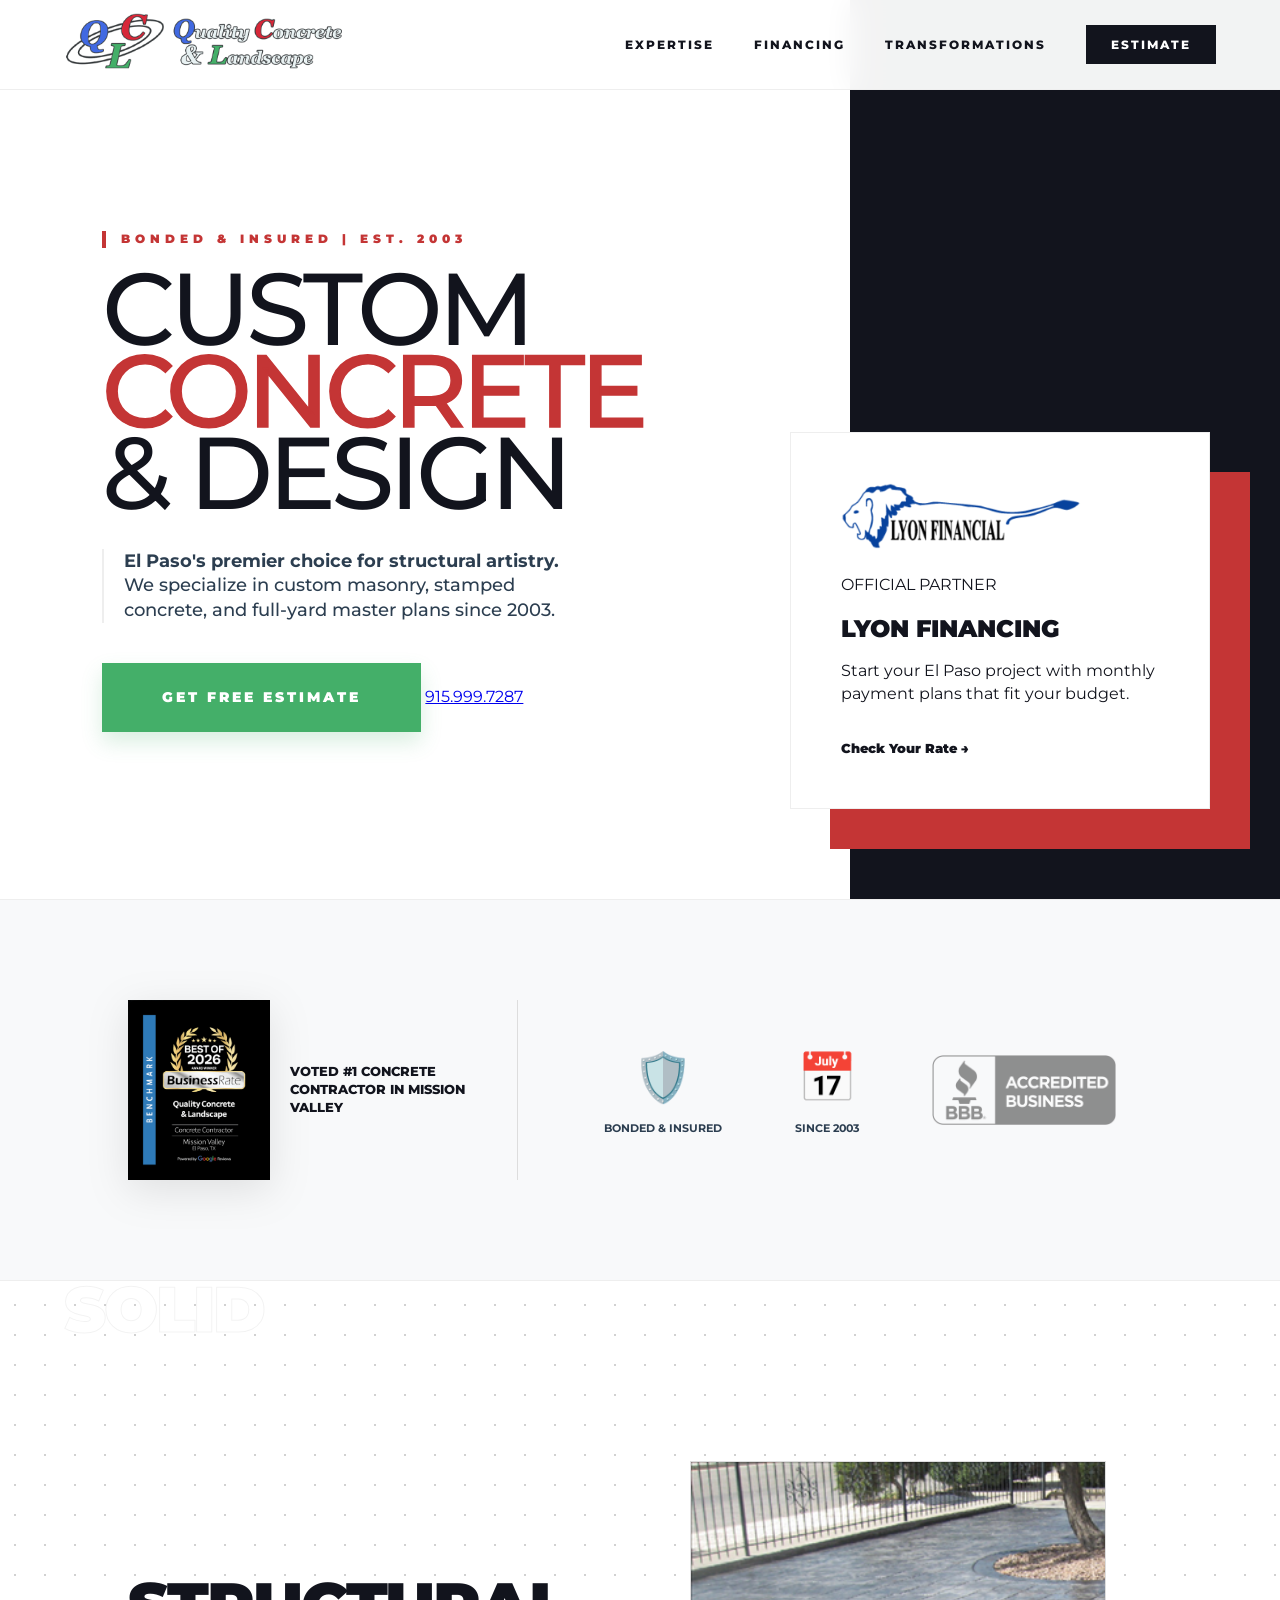
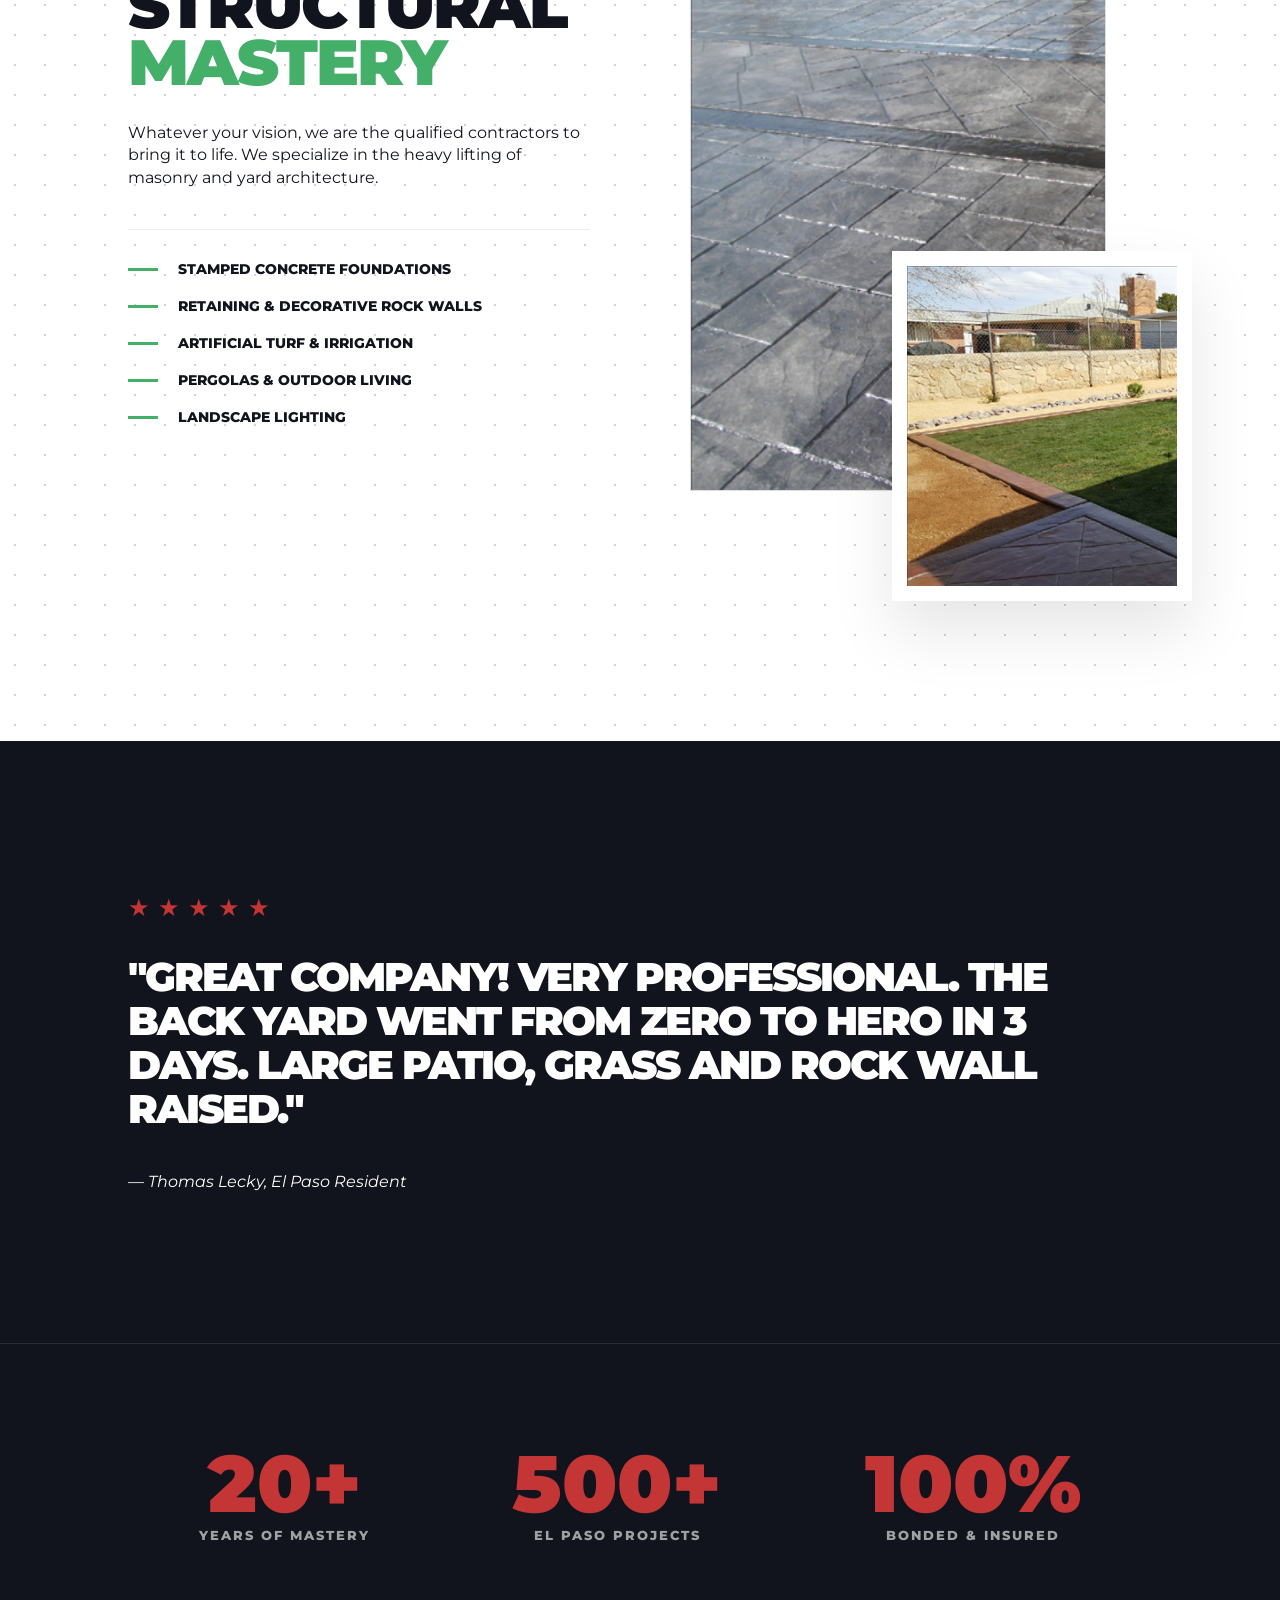
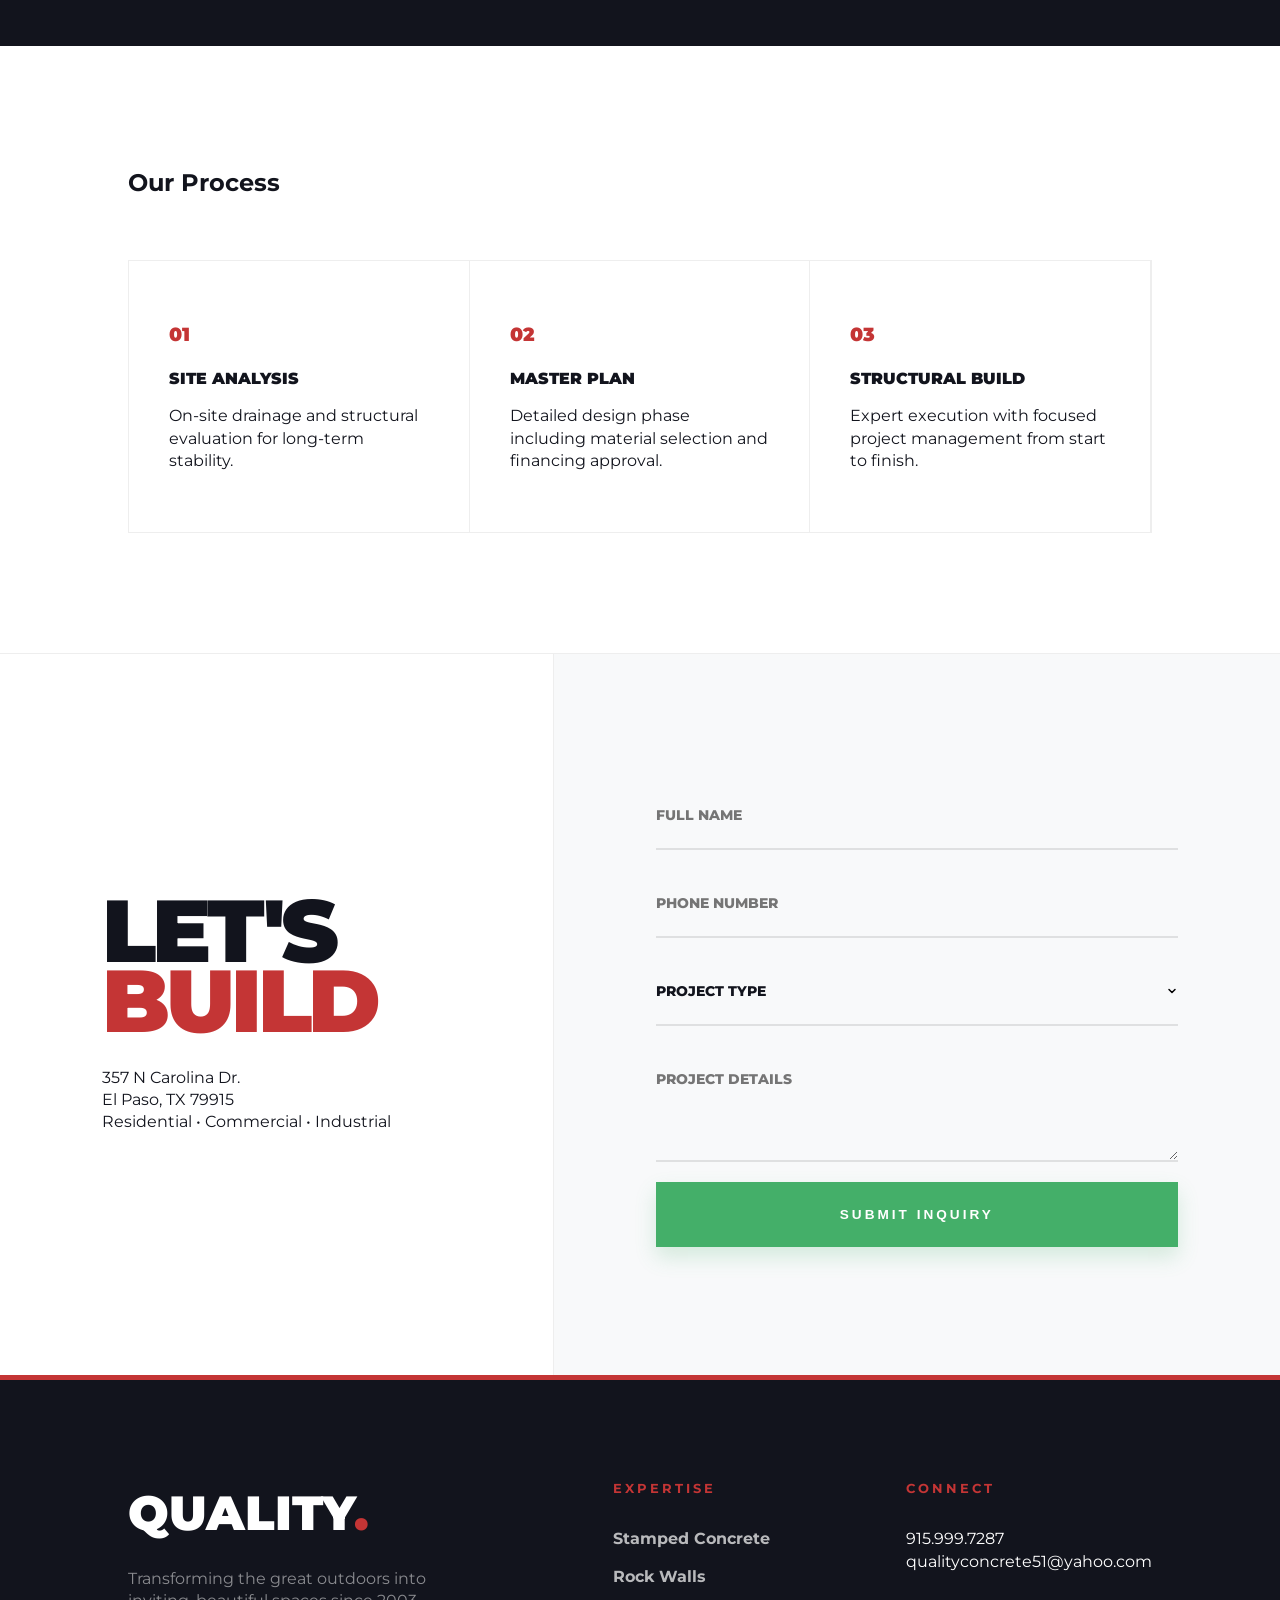
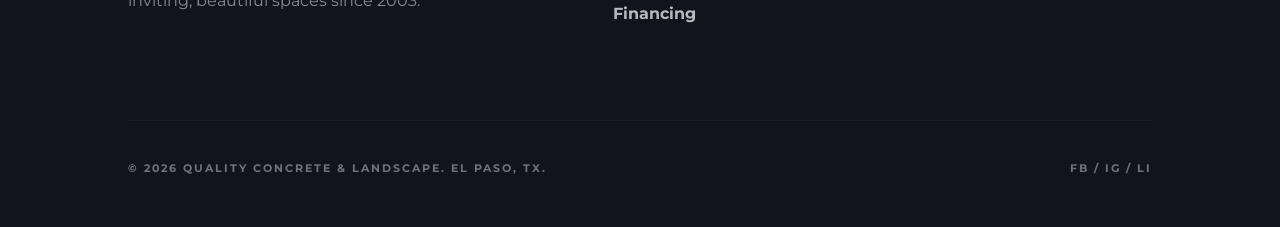
<file: index.html>
<!DOCTYPE html>
<html lang="en">

<head>
    <meta charset="UTF-8">
    <meta name="viewport" content="width=device-width, initial-scale=1.0">
    <title>Quality Concrete & Landscape | El Paso's Mastery Builders</title>
    <link rel="stylesheet" href="style.css">
    <link href="https://fonts.googleapis.com/css2?family=Montserrat:wght@400;700;900&display=swap" rel="stylesheet">
</head>

<body>

    <header class="main-header">
        <div class="nav-container">
            <a href="#" class="logo-wrap">
                <img src="images/Logo.png" alt="Logo" class="logo-img">
            </a>
            <nav>
                <input type="checkbox" id="menu-toggle" class="nav-checkbox">
                <label for="menu-toggle" class="hamburger"><span></span></label>
                <ul class="nav-menu">
                    <li><a href="#services">Expertise</a></li>
                    <li><a href="#finance">Financing</a></li>
                    <li><a href="#results">Transformations</a></li>
                    <li><a href="#contact" class="nav-cta">Estimate</a></li>
                </ul>
            </nav>
        </div>
    </header>

    <section class="split-hero">
        <div class="hero-left">
            <div class="floating-badge">BONDED & INSURED | EST. 2003</div>
            <h1 class="giant-text">
                Custom<br>
                <span>Concrete</span><br>
                & Design
            </h1>
            <p><strong>El Paso's premier choice for structural artistry.</strong> We specialize in custom masonry,
                stamped concrete, and full-yard master plans since 2003.</p>
            <div class="hero-actions">
                <a href="#contact" class="btn-main">Get Free Estimate</a>
                <a href="tel:9159997287" class="btn-sub">915.999.7287</a>
            </div>
        </div>
        <div class="hero-right">
            <div class="image-overlay-card">
                <img src="images/lyon-financial-logo.png" alt="Lyon Financial Logo" class="lyon-logo">
                <span class="card-tag">OFFICIAL PARTNER</span>
                <h3>Lyon Financing</h3>
                <p>Start your El Paso project with monthly payment plans that fit your budget.</p>
                <a href="#" class="inline-link">Check Your Rate →</a>
            </div>
        </div>
    </section>

    <section class="authority-stack">
        <div class="authority-grid">
            <div class="award-card">
                <img src="images/best-of-2026.png" alt="Award" class="award-img">
                <p>Voted #1 Concrete Contractor in Mission Valley</p>
            </div>
            <div class="trust-icons">
                <div class="icon-pill">
                    <span class="icon">🛡️</span>
                    <p>Bonded & Insured</p>
                </div>
                <div class="icon-pill">
                    <span class="icon">📅</span>
                    <p>Since 2003</p>
                </div>
                <img src="images/bbb-accredited.png" alt="BBB" class="bbb-logo">
            </div>
        </div>
    </section>

    <section id="services" class="overlap-grid">
        <div class="content-block">
            <h2 class="outline-text">Solid</h2>
            <h2>Structural <span>Mastery</span></h2>
            <p>Whatever your vision, we are the qualified contractors to bring it to life. We specialize in the heavy
                lifting of masonry and yard architecture.</p>
            <ul class="service-check-list">
                <li>Stamped Concrete Foundations</li>
                <li>Retaining & Decorative Rock Walls</li>
                <li>Artificial Turf & Irrigation</li>
                <li>Pergolas & Outdoor Living</li>
                <li>Landscape Lighting</li>
            </ul>
        </div>
        <div class="image-block">
            <div class="main-img reveal-effect" style="background-image: url('images/stamped_concrete.png');"></div>
            <div class="accent-img reveal-effect" style="background-image: url('images/grass.png');"></div>
        </div>
    </section>

    <section class="editorial-review">
        <div class="review-content">
            <div class="star-rating">★★★★★</div>
            <blockquote>"Great Company! Very Professional. The back yard went from Zero to Hero in 3 Days. Large Patio,
                Grass and rock wall raised."</blockquote>
            <cite>— Thomas Lecky, El Paso Resident</cite>
        </div>
    </section>

    <section class="impact-counters">
        <div class="counter-item">
            <span class="count">20+</span>
            <span class="label">Years of Mastery</span>
        </div>
        <div class="counter-item">
            <span class="count">500+</span>
            <span class="label">El Paso Projects</span>
        </div>
        <div class="counter-item">
            <span class="count">100%</span>
            <span class="label">Bonded & Insured</span>
        </div>
    </section>

    <section class="roadmap-section">
        <div class="section-header center">
            <h2 class="outline-text">Path</h2>
            <h2>Our <span>Process</span></h2>
        </div>
        <div class="roadmap-grid">
            <div class="road-item">
                <span class="step">01</span>
                <h4>Site Analysis</h4>
                <p>On-site drainage and structural evaluation for long-term stability.</p>
            </div>
            <div class="road-item">
                <span class="step">02</span>
                <h4>Master Plan</h4>
                <p>Detailed design phase including material selection and financing approval.</p>
            </div>
            <div class="road-item">
                <span class="step">03</span>
                <h4>Structural Build</h4>
                <p>Expert execution with focused project management from start to finish.</p>
            </div>
        </div>
    </section>

    <section id="contact" class="side-contact">
        <div class="contact-left">
            <h2>Let's <span>Build</span></h2>
            <p>357 N Carolina Dr.<br>El Paso, TX 79915</p>
            <p>Residential • Commercial • Industrial</p>
        </div>
        <div class="contact-right">
            <form class="editorial-form">
                <input type="text" placeholder="FULL NAME" required>
                <input type="text" placeholder="PHONE NUMBER" required>
                <select required>
                    <option value="" disabled selected>PROJECT TYPE</option>
                    <option value="concrete">Stamped Concrete</option>
                    <option value="walls">Retaining Walls</option>
                    <option value="full">Full Yard Transformation</option>
                </select>
                <textarea placeholder="PROJECT DETAILS" rows="4"></textarea>
                <button type="submit" class="btn-main">Submit Inquiry</button>
            </form>
        </div>
    </section>

    <footer class="modern-footer">
        <div class="footer-top">
            <div class="footer-brand">
                <h2>Quality<span>.</span></h2>
                <p>Transforming the great outdoors into inviting, beautiful spaces since 2003.</p>
            </div>
            <div class="footer-links">
                <h4>Expertise</h4>
                <ul>
                    <li><a href="#services">Stamped Concrete</a></li>
                    <li><a href="#services">Rock Walls</a></li>
                    <li><a href="#finance">Financing</a></li>
                </ul>
            </div>
            <div class="footer-contact">
                <h4>Connect</h4>
                <p>915.999.7287</p>
                <p>qualityconcrete51@yahoo.com</p>
            </div>
        </div>
        <div class="footer-bottom">
            <p>&copy; 2026 Quality Concrete & Landscape. El Paso, TX.</p>
            <div class="footer-socials">
                <span>FB</span> / <span>IG</span> / <span>LI</span>
            </div>
        </div>
    </footer>

</body>

</html>
</file>
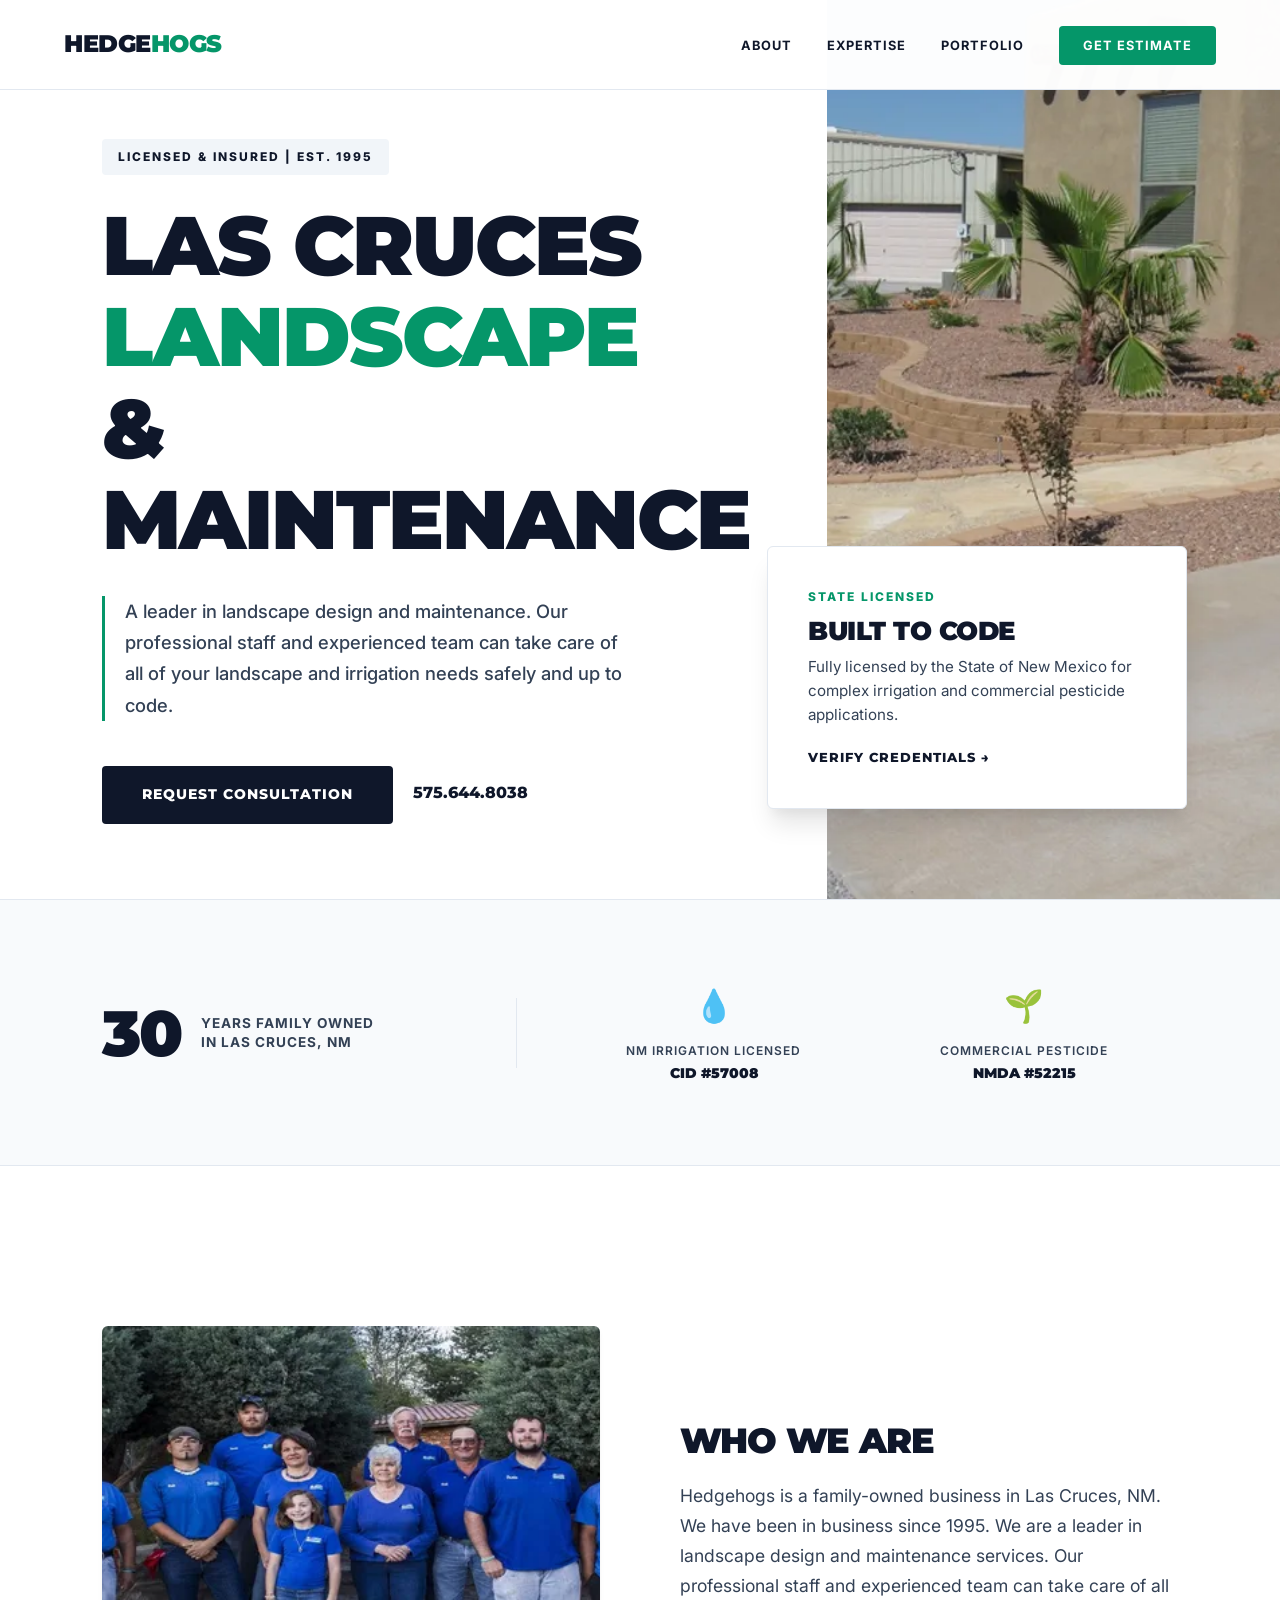
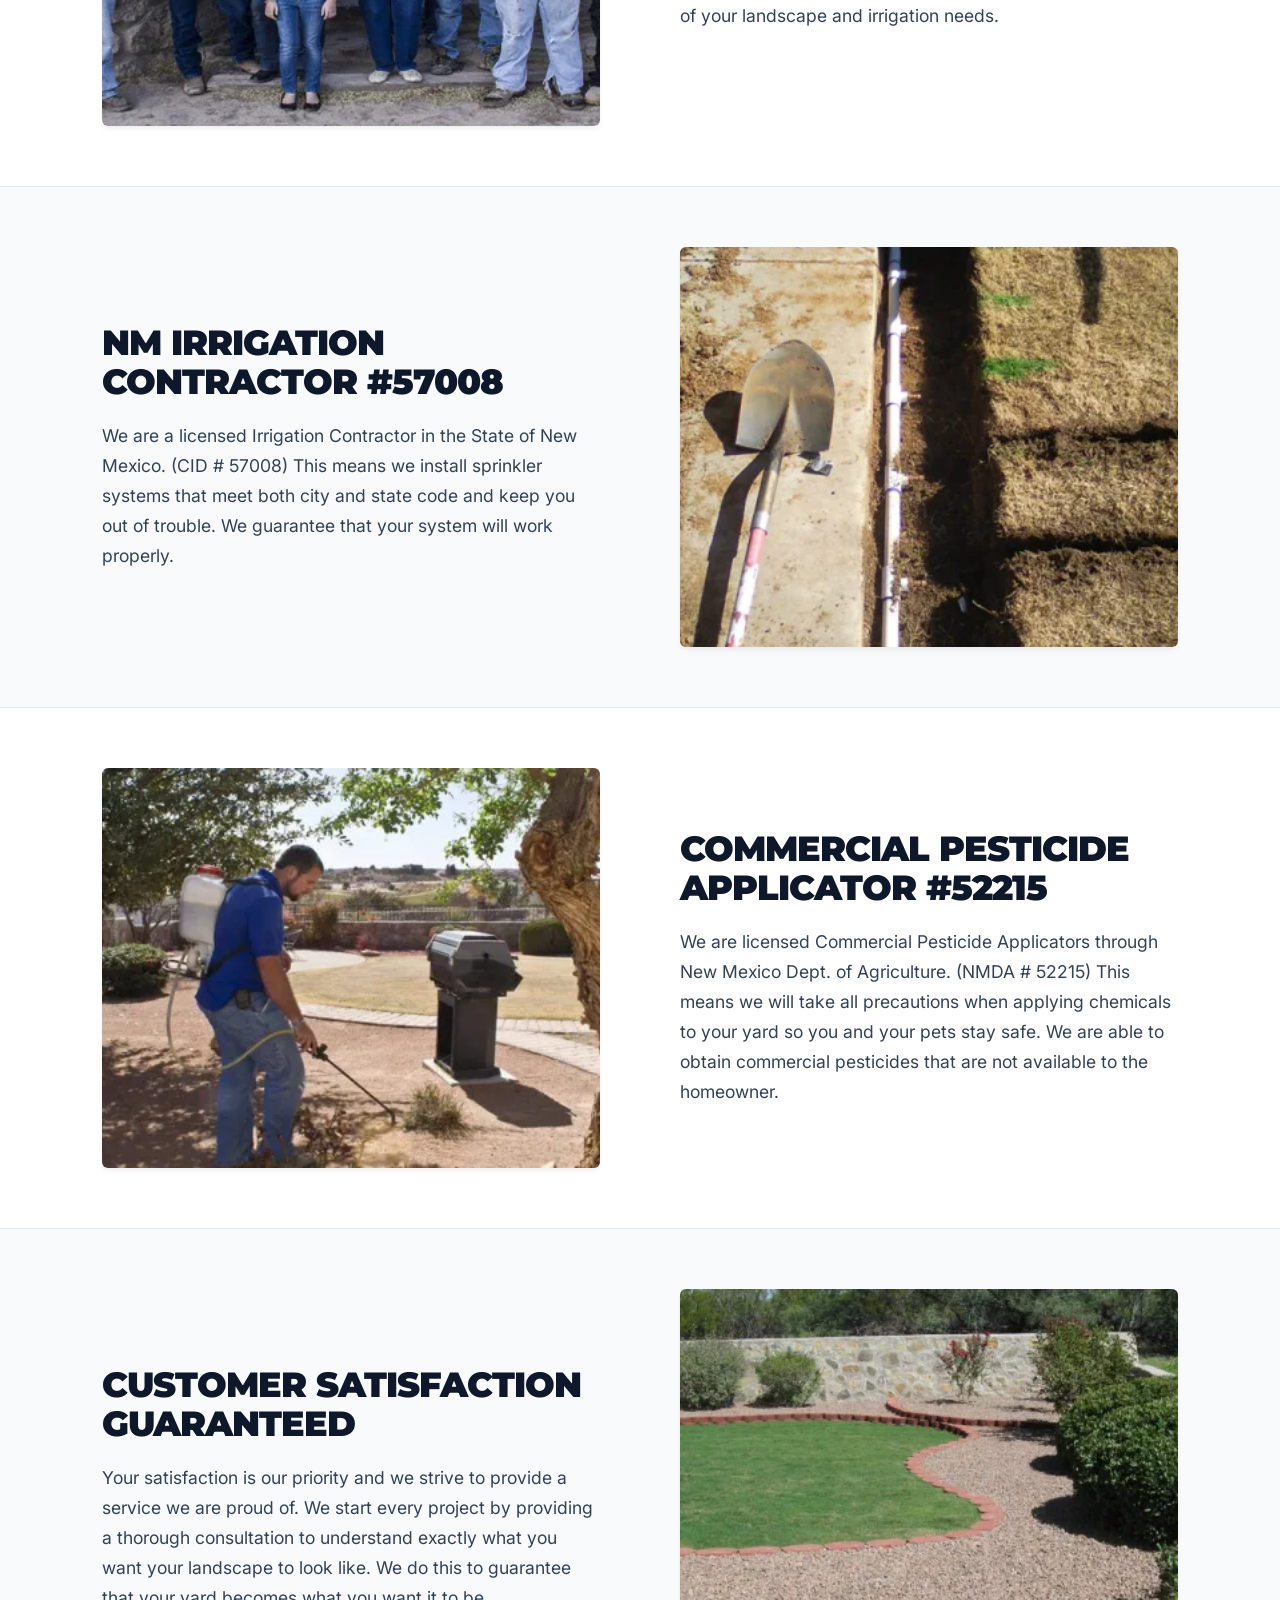
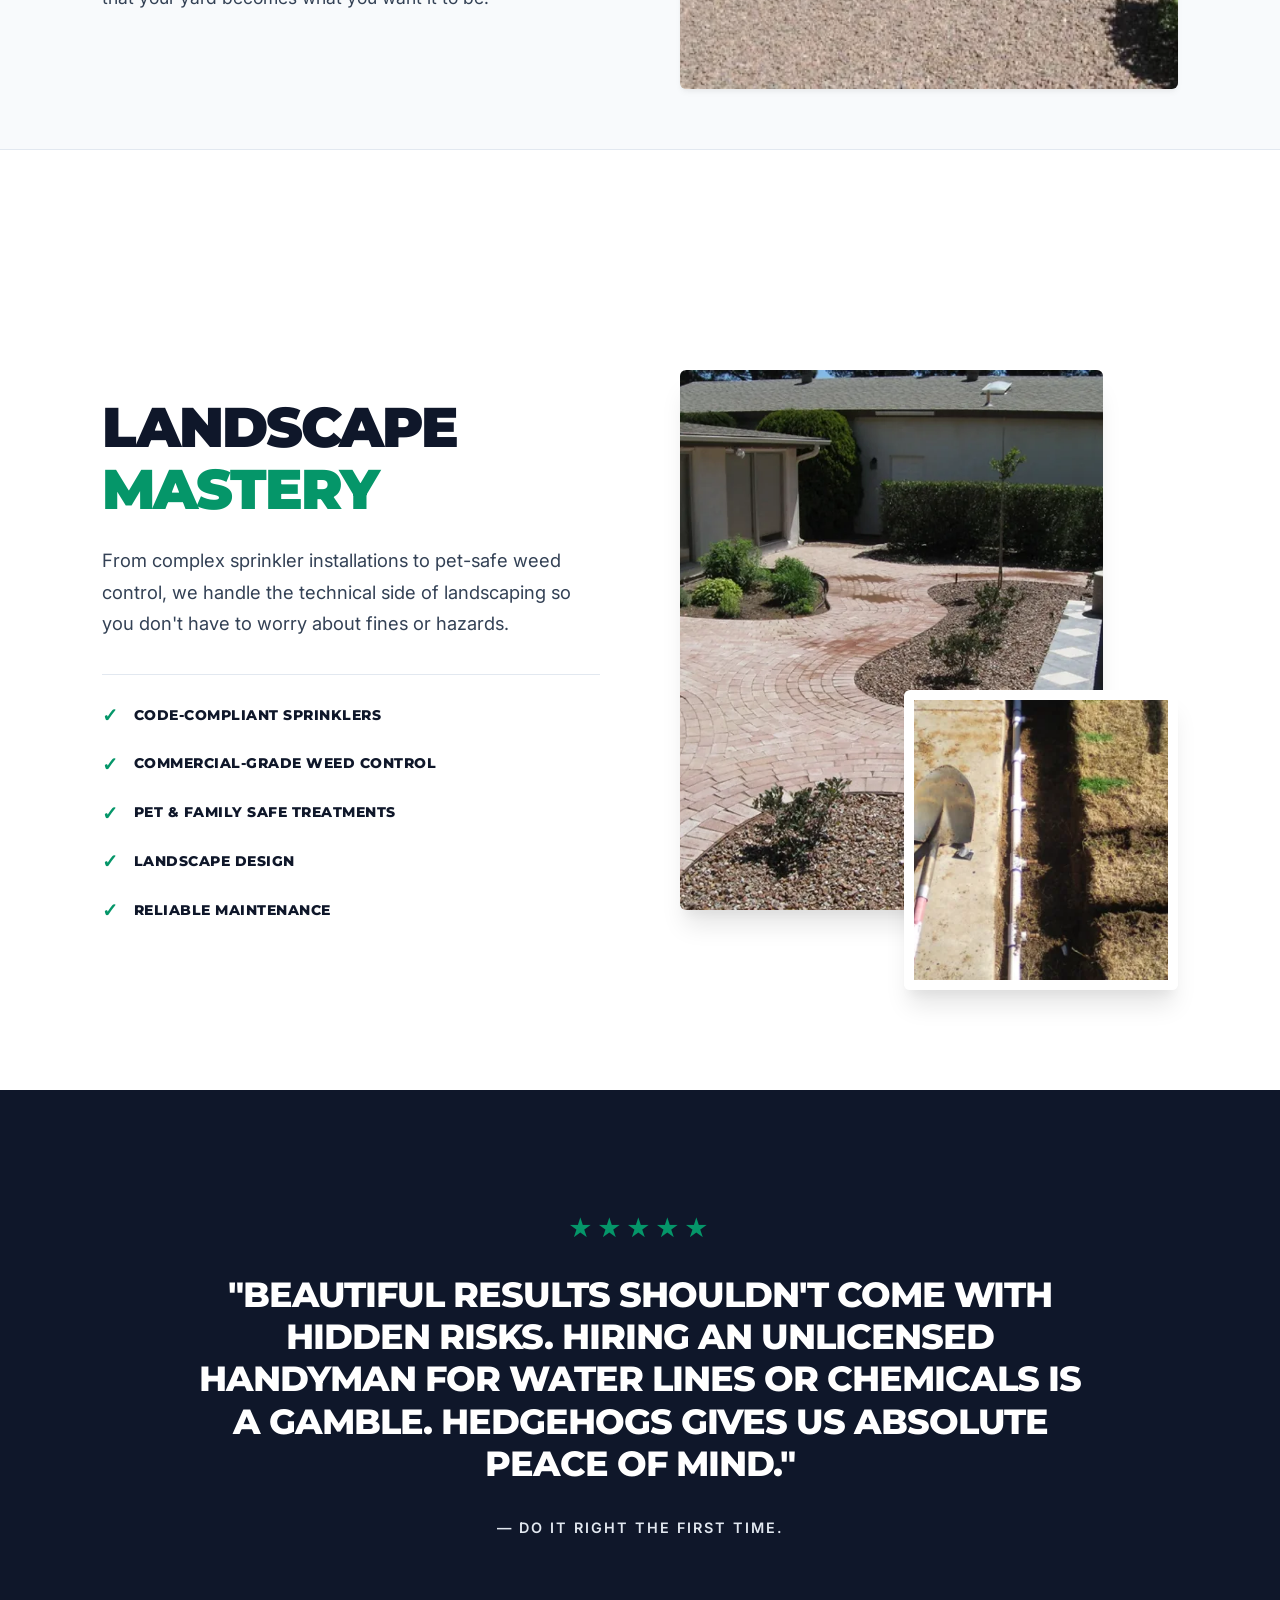
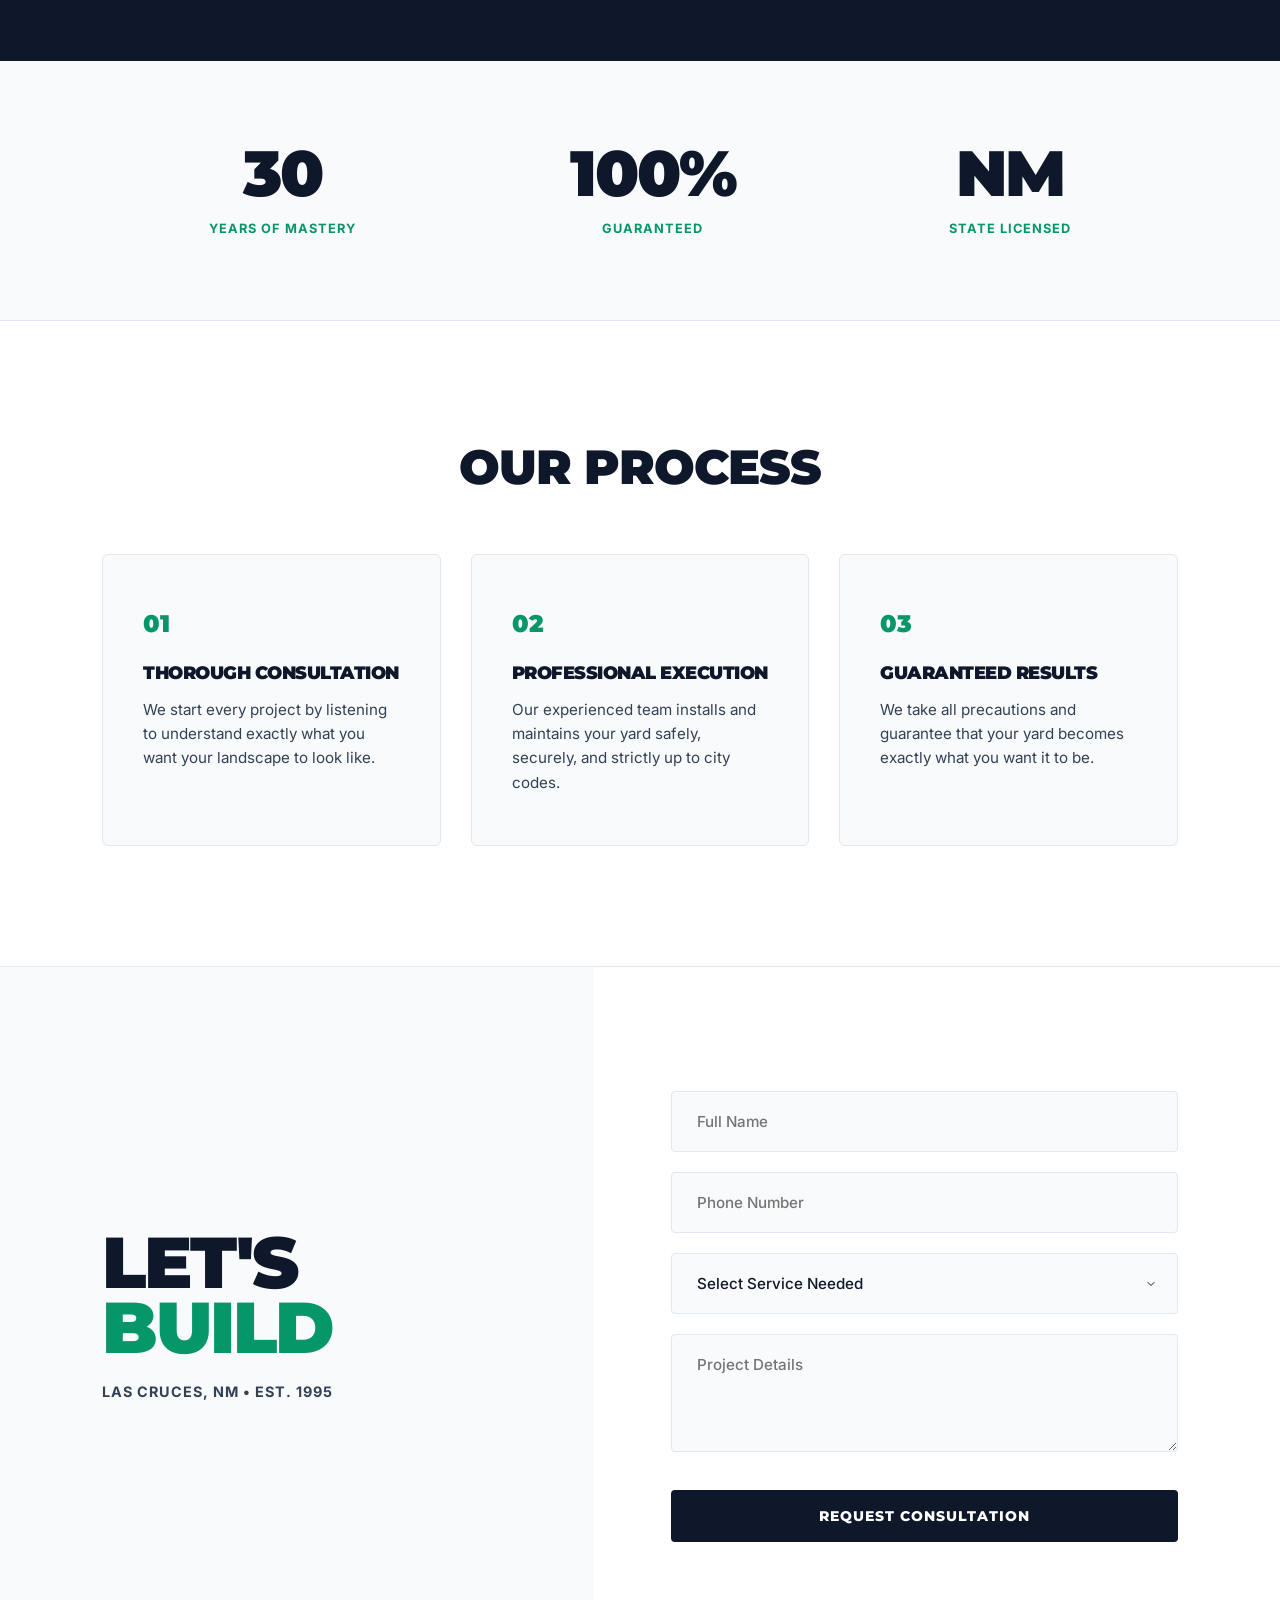
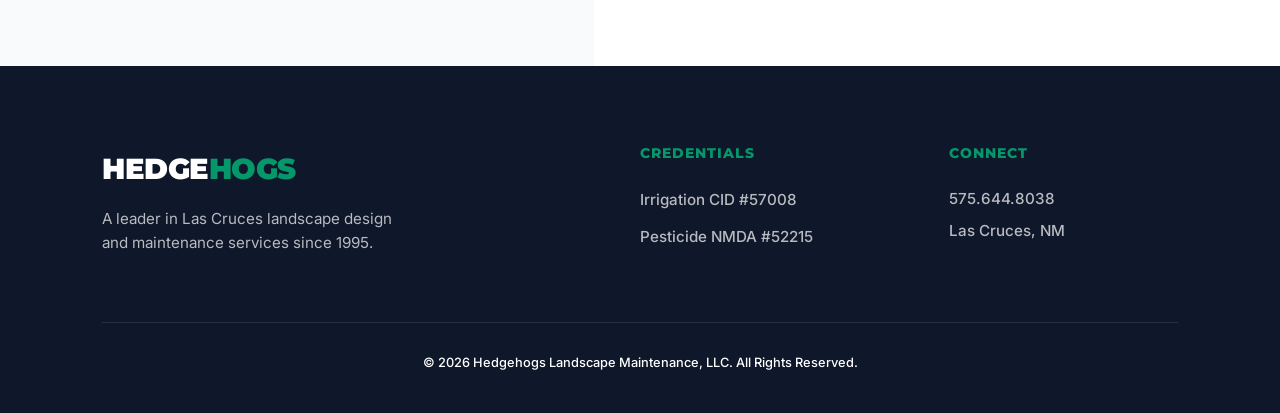
<file: hedgehogs-landscape/index.html>
<!DOCTYPE html>
<html lang="en">

<head>
    <meta charset="UTF-8">
    <meta name="viewport" content="width=device-width, initial-scale=1.0">
    <title>Hedgehogs Landscape Maintenance | Las Cruces, NM</title>
    <link
        href="https://fonts.googleapis.com/css2?family=Inter:wght@400;500;600&family=Montserrat:wght@700;800;900&display=swap"
        rel="stylesheet">
    <style>
        /* =========================================
           0. BRAND VARIABLES (Practical Premium)
           ========================================= */
        :root {
            --brand-dark: #0f172a;
            /* Deep corporate slate */
            --brand-green: #059669;
            /* Trustworthy Emerald */
            --brand-green-hover: #047857;
            --text-main: #334155;
            --surface-light: #f8fafc;
            --surface-gray: #f1f5f9;
            --white: #ffffff;
            --border-color: #e2e8f0;
            --transition-fast: all 0.2s ease-in-out;
            --transition-smooth: all 0.4s cubic-bezier(0.16, 1, 0.3, 1);
            --shadow-corporate: 0 20px 25px -5px rgba(0, 0, 0, 0.1), 0 10px 10px -5px rgba(0, 0, 0, 0.04);
            --shadow-card: 0 4px 6px -1px rgba(0, 0, 0, 0.05), 0 2px 4px -1px rgba(0, 0, 0, 0.03);
        }

        /* =========================================
           1. RESET & BASE
           ========================================= */
        * {
            margin: 0;
            padding: 0;
            box-sizing: border-box;
        }

        html {
            scroll-behavior: smooth;
        }

        body {
            font-family: 'Inter', sans-serif;
            background: var(--white);
            color: var(--text-main);
            line-height: 1.6;
            overflow-x: hidden;
            width: 100%;
        }

        h1,
        h2,
        h3,
        h4,
        h5 {
            font-family: 'Montserrat', sans-serif;
            color: var(--brand-dark);
            line-height: 1.1;
        }

        /* Animation Classes */
        .reveal-up {
            opacity: 0;
            transform: translateY(30px);
            transition: var(--transition-smooth);
        }

        .active-reveal {
            opacity: 1 !important;
            transform: translateY(0) !important;
        }

        /* =========================================
           2. HEADER
           ========================================= */
        .main-header {
            position: fixed;
            top: 0;
            width: 100%;
            z-index: 1000;
            padding: 15px 5%;
            background: rgba(255, 255, 255, 0.98);
            border-bottom: 1px solid var(--border-color);
            height: 90px;
            display: flex;
            align-items: center;
            transition: var(--transition-fast);
        }

        .main-header.scrolled {
            height: 75px;
            box-shadow: var(--shadow-card);
        }

        .nav-container {
            display: flex;
            justify-content: space-between;
            align-items: center;
            max-width: 1400px;
            margin: 0 auto;
            width: 100%;
        }

        .logo-wrap {
            display: flex;
            align-items: center;
            text-decoration: none;
        }

        .logo-text {
            font-family: 'Montserrat', sans-serif;
            font-size: 1.5rem;
            font-weight: 900;
            color: var(--brand-dark);
            letter-spacing: -0.5px;
        }

        .logo-text span {
            color: var(--brand-green);
        }

        #menu-toggle {
            display: none !important;
            visibility: hidden;
            position: absolute;
            left: -9999px;
        }

        .nav-menu {
            display: flex;
            list-style: none;
            gap: 35px;
            align-items: center;
        }

        .nav-menu a {
            text-decoration: none;
            color: var(--brand-dark);
            font-weight: 700;
            font-size: 0.8rem;
            text-transform: uppercase;
            letter-spacing: 1px;
            transition: var(--transition-fast);
        }

        .nav-menu a:hover {
            color: var(--brand-green);
        }

        .nav-cta {
            background: var(--brand-green);
            color: var(--white) !important;
            padding: 12px 24px;
            border-radius: 4px;
        }

        .nav-cta:hover {
            background: var(--brand-green-hover);
        }

        /* =========================================
           3. HERO SECTION (High-Impact)
           ========================================= */
        .split-hero {
            display: flex;
            height: 100vh;
            width: 100%;
            border-bottom: 1px solid var(--border-color);
        }

        .hero-left {
            flex: 1.1;
            padding: 10% 6% 5% 8%;
            display: flex;
            flex-direction: column;
            justify-content: center;
            background: var(--white);
        }

        .hero-right {
            flex: 0.9;
            background: var(--brand-dark) url('images/hero.webp') center/cover;
            position: relative;
        }

        .floating-badge {
            display: inline-block;
            font-weight: 800;
            color: var(--brand-dark);
            letter-spacing: 2px;
            margin-bottom: 25px;
            font-size: 0.75rem;
            background: var(--surface-gray);
            padding: 8px 16px;
            border-radius: 4px;
            text-transform: uppercase;
            width: max-content;
        }

        .giant-text {
            font-size: clamp(3rem, 6.5vw, 6.5rem);
            font-weight: 900;
            margin-bottom: 30px;
            letter-spacing: -2px;
            text-transform: uppercase;
        }

        .giant-text span {
            color: var(--brand-green);
        }

        .hero-left p {
            max-width: 520px;
            font-weight: 500;
            margin-bottom: 45px;
            font-size: 1.15rem;
            border-left: 3px solid var(--brand-green);
            padding-left: 20px;
            line-height: 1.7;
        }

        .hero-actions {
            display: flex;
            gap: 20px;
            align-items: center;
        }

        .btn-main {
            background: var(--brand-dark);
            color: var(--white);
            text-decoration: none;
            padding: 18px 40px;
            font-family: 'Montserrat', sans-serif;
            font-weight: 800;
            text-transform: uppercase;
            letter-spacing: 1px;
            font-size: 0.85rem;
            display: inline-block;
            transition: var(--transition-fast);
            border: none;
            cursor: pointer;
            border-radius: 4px;
        }

        .btn-main:hover {
            background: var(--brand-green);
        }

        .btn-sub {
            color: var(--brand-dark);
            font-family: 'Montserrat', sans-serif;
            font-weight: 800;
            text-decoration: none;
            font-size: 1rem;
            border-bottom: 2px solid transparent;
            padding-bottom: 2px;
            transition: var(--transition-fast);
        }

        .btn-sub:hover {
            border-bottom-color: var(--brand-green);
        }

        /* The Authority Card */
        .image-overlay-card {
            position: absolute;
            bottom: 10%;
            left: -60px;
            background: var(--white);
            padding: 40px;
            width: 420px;
            box-shadow: var(--shadow-corporate);
            border: 1px solid var(--border-color);
            display: flex;
            flex-direction: column;
            gap: 10px;
            border-radius: 6px;
        }

        .card-tag {
            font-size: 0.75rem;
            font-weight: 800;
            color: var(--brand-green);
            letter-spacing: 2px;
            text-transform: uppercase;
        }

        .image-overlay-card h3 {
            font-weight: 900;
            font-size: 1.6rem;
            text-transform: uppercase;
            letter-spacing: -0.5px;
        }

        .image-overlay-card p {
            font-size: 0.95rem;
            margin-bottom: 10px;
        }

        .inline-link {
            color: var(--brand-dark);
            font-family: 'Montserrat', sans-serif;
            text-decoration: none;
            font-weight: 800;
            font-size: 0.8rem;
            display: inline-block;
            text-transform: uppercase;
            letter-spacing: 1px;
            transition: var(--transition-fast);
        }

        .inline-link:hover {
            color: var(--brand-green);
        }

        /* =========================================
           4. AUTHORITY STACK (Data-Driven Trust)
           ========================================= */
        .authority-stack {
            padding: 80px 8%;
            background: var(--surface-light);
            border-bottom: 1px solid var(--border-color);
        }

        .authority-grid {
            display: flex;
            align-items: center;
            justify-content: space-between;
            gap: 40px;
            max-width: 1400px;
            margin: 0 auto;
        }

        .award-card {
            flex: 1;
            display: flex;
            align-items: center;
            gap: 20px;
            border-right: 1px solid var(--border-color);
        }

        .award-card h3 {
            font-size: 4rem;
            color: var(--brand-dark);
            font-weight: 900;
            letter-spacing: -2px;
        }

        .award-card p {
            font-weight: 700;
            text-transform: uppercase;
            font-size: 0.85rem;
            max-width: 180px;
            letter-spacing: 1px;
            line-height: 1.4;
        }

        .trust-icons {
            flex: 1.5;
            display: flex;
            align-items: center;
            justify-content: space-around;
        }

        .icon-pill {
            display: flex;
            flex-direction: column;
            align-items: center;
            text-align: center;
        }

        .icon-pill .icon {
            font-size: 2rem;
            margin-bottom: 10px;
            color: var(--brand-green);
        }

        .icon-pill p {
            font-weight: 600;
            text-transform: uppercase;
            font-size: 0.75rem;
            letter-spacing: 1px;
            margin-bottom: 2px;
        }

        .icon-pill strong {
            font-family: 'Montserrat', sans-serif;
            color: var(--brand-dark);
            font-size: 0.9rem;
            font-weight: 900;
        }

        /* =========================================
           5. CONTENT SECTIONS (Clean Grid)
           ========================================= */
        .features-container {
            padding: 100px 0;
            background: var(--white);
        }

        .feature-row {
            display: flex;
            align-items: center;
            gap: 80px;
            padding: 60px 8%;
            max-width: 1600px;
            margin: 0 auto;
        }

        .feature-row:nth-child(even) {
            flex-direction: row-reverse;
            background-color: var(--surface-light);
            border-top: 1px solid var(--border-color);
            border-bottom: 1px solid var(--border-color);
        }

        .feature-image {
            flex: 1;
            min-height: 400px;
            background-size: cover;
            background-position: center;
            border-radius: 6px;
            box-shadow: var(--shadow-card);
        }

        .feature-content {
            flex: 1;
        }

        .feature-content h2 {
            font-size: 2.2rem;
            font-weight: 900;
            text-transform: uppercase;
            margin-bottom: 20px;
            letter-spacing: -1px;
        }

        .feature-content p {
            font-size: 1.1rem;
            line-height: 1.7;
            max-width: 550px;
            font-weight: 400;
        }

        /* =========================================
           6. SERVICES OVERLAP (Engineered Look)
           ========================================= */
        .overlap-grid {
            padding: 120px 8%;
            display: grid;
            grid-template-columns: 1fr 1fr;
            gap: 80px;
            align-items: center;
            background: var(--white);
            max-width: 1600px;
            margin: 0 auto;
        }

        .content-block h2 {
            font-size: 3.5rem;
            font-weight: 900;
            text-transform: uppercase;
            margin-bottom: 25px;
            letter-spacing: -2px;
        }

        .content-block h2 span {
            color: var(--brand-green);
        }

        .content-block p {
            font-size: 1.15rem;
            line-height: 1.7;
        }

        .service-check-list {
            list-style: none;
            margin-top: 35px;
            border-top: 1px solid var(--border-color);
            padding-top: 25px;
        }

        .service-check-list li {
            font-family: 'Montserrat', sans-serif;
            font-weight: 800;
            text-transform: uppercase;
            font-size: 0.85rem;
            display: flex;
            align-items: center;
            gap: 15px;
            margin-bottom: 18px;
            letter-spacing: 0.5px;
            color: var(--brand-dark);
        }

        .service-check-list li::before {
            content: "✓";
            color: var(--brand-green);
            font-size: 1.2rem;
            font-weight: 900;
        }

        .image-block {
            position: relative;
            height: 600px;
        }

        .main-img {
            width: 85%;
            height: 90%;
            background-size: cover;
            background-position: center;
            position: absolute;
            top: 0;
            left: 0;
            border-radius: 6px;
            box-shadow: var(--shadow-corporate);
        }

        .accent-img {
            width: 55%;
            height: 50%;
            background-size: cover;
            background-position: center;
            position: absolute;
            bottom: -20px;
            right: 0;
            border: 10px solid var(--white);
            border-radius: 6px;
            box-shadow: var(--shadow-corporate);
        }

        /* =========================================
           7. SOCIAL PROOF (Bold & Simple)
           ========================================= */
        .editorial-review {
            padding: 120px 8%;
            background: var(--brand-dark);
            text-align: center;
            color: var(--white);
        }

        .editorial-review blockquote {
            font-family: 'Montserrat', sans-serif;
            font-size: 2.2rem;
            font-weight: 800;
            text-transform: uppercase;
            line-height: 1.2;
            margin-bottom: 30px;
            max-width: 900px;
            margin-inline: auto;
            letter-spacing: -1px;
        }

        .star-rating {
            color: var(--brand-green);
            font-size: 1.5rem;
            margin-bottom: 25px;
            letter-spacing: 4px;
        }

        .editorial-review cite {
            font-size: 0.9rem;
            text-transform: uppercase;
            letter-spacing: 2px;
            font-weight: 600;
            color: var(--border-color);
            font-style: normal;
        }

        /* =========================================
           8. IMPACT COUNTERS
           ========================================= */
        .impact-counters {
            display: flex;
            justify-content: space-around;
            padding: 80px 8%;
            background: var(--surface-light);
            text-align: center;
            border-bottom: 1px solid var(--border-color);
            max-width: 1400px;
            margin: 0 auto;
            width: 100%;
        }

        .counter-item .count {
            font-family: 'Montserrat', sans-serif;
            display: block;
            font-size: 4rem;
            font-weight: 900;
            color: var(--brand-dark);
            line-height: 1;
            margin-bottom: 10px;
            letter-spacing: -2px;
        }

        .counter-item .label {
            font-weight: 700;
            text-transform: uppercase;
            letter-spacing: 1px;
            font-size: 0.8rem;
            color: var(--brand-green);
        }

        /* =========================================
           9. ROADMAP SECTION
           ========================================= */
        .roadmap-section {
            padding: 120px 8%;
            background: var(--white);
            max-width: 1400px;
            margin: 0 auto;
        }

        .section-header h2 {
            font-size: 3rem;
            font-weight: 900;
            text-transform: uppercase;
            text-align: center;
            letter-spacing: -1px;
        }

        .roadmap-grid {
            display: grid;
            grid-template-columns: repeat(3, 1fr);
            gap: 30px;
            margin-top: 60px;
        }

        .road-item {
            padding: 50px 40px;
            background: var(--surface-light);
            border: 1px solid var(--border-color);
            border-radius: 6px;
            transition: var(--transition-fast);
        }

        .road-item:hover {
            border-color: var(--brand-green);
            box-shadow: var(--shadow-card);
            transform: translateY(-5px);
        }

        .road-item .step {
            font-family: 'Montserrat', sans-serif;
            font-weight: 900;
            color: var(--brand-green);
            font-size: 1.5rem;
            display: block;
            margin-bottom: 20px;
        }

        .road-item h4 {
            font-weight: 900;
            text-transform: uppercase;
            margin-bottom: 15px;
            font-size: 1.1rem;
            letter-spacing: -0.5px;
        }

        .road-item p {
            font-size: 0.95rem;
            margin: 0;
        }

        /* =========================================
           10. CONTACT FORM (High Conversion)
           ========================================= */
        .side-contact {
            display: flex;
            min-height: 700px;
            border-top: 1px solid var(--border-color);
        }

        .contact-left {
            flex: 0.9;
            padding: 8% 6% 8% 8%;
            display: flex;
            flex-direction: column;
            justify-content: center;
            background: var(--surface-light);
        }

        .contact-left h2 {
            font-size: 4.5rem;
            font-weight: 900;
            text-transform: uppercase;
            line-height: 0.9;
            margin-bottom: 20px;
            letter-spacing: -2px;
        }

        .contact-left h2 span {
            color: var(--brand-green);
        }

        .contact-left p {
            font-weight: 700;
            text-transform: uppercase;
            letter-spacing: 1px;
            color: var(--text-main);
            font-size: 0.9rem;
        }

        .contact-right {
            flex: 1.1;
            padding: 8% 8% 8% 6%;
            display: flex;
            align-items: center;
            background: var(--white);
        }

        .editorial-form {
            width: 100%;
            max-width: 600px;
        }

        .editorial-form input,
        .editorial-form select,
        .editorial-form textarea {
            width: 100%;
            padding: 20px 25px;
            background: var(--surface-light);
            border: 1px solid var(--border-color);
            margin-bottom: 20px;
            font-family: 'Inter', sans-serif;
            font-weight: 500;
            font-size: 0.95rem;
            color: var(--brand-dark);
            border-radius: 4px;
            transition: var(--transition-fast);
        }

        .editorial-form input:focus,
        .editorial-form select:focus,
        .editorial-form textarea:focus {
            outline: none;
            border-color: var(--brand-green);
            box-shadow: 0 0 0 3px rgba(5, 150, 105, 0.1);
        }

        .editorial-form select {
            appearance: none;
            background-image: url("data:image/svg+xml;charset=UTF-8,%3Csvg xmlns='http://www.w3.org/2000/svg' width='12' height='12' viewBox='0 0 24 24' fill='none' stroke='%230f172a' stroke-width='2' stroke-linecap='round' stroke-linejoin='round'%3E%3Cpolyline points='6 9 12 15 18 9'%3E%3C/polyline%3E%3C/svg%3E");
            background-repeat: no-repeat;
            background-position: calc(100% - 20px) center;
        }

        .editorial-form .btn-main {
            width: 100%;
            margin-top: 10px;
        }

        /* =========================================
           11. FOOTER
           ========================================= */
        .modern-footer {
            padding: 80px 8% 40px;
            background: var(--brand-dark);
            color: #fff;
        }

        .footer-top {
            display: grid;
            grid-template-columns: 2fr 1fr 1fr;
            gap: 80px;
            margin-bottom: 60px;
            max-width: 1400px;
            margin-inline: auto;
        }

        .footer-logo-text {
            font-family: 'Montserrat', sans-serif;
            font-size: 1.8rem;
            font-weight: 900;
            color: var(--white);
            letter-spacing: -0.5px;
            margin-bottom: 15px;
            display: block;
        }

        .footer-logo-text span {
            color: var(--brand-green);
        }

        .footer-brand p {
            opacity: 0.7;
            max-width: 300px;
            font-size: 0.95rem;
        }

        .footer-links h4,
        .footer-contact h4 {
            font-family: 'Montserrat', sans-serif;
            text-transform: uppercase;
            letter-spacing: 1px;
            font-size: 0.9rem;
            margin-bottom: 25px;
            color: var(--brand-green);
            font-weight: 800;
        }

        .footer-links ul {
            list-style: none;
        }

        .footer-links li {
            margin-bottom: 12px;
        }

        .footer-links a {
            color: #fff;
            text-decoration: none;
            font-weight: 500;
            opacity: 0.7;
            transition: var(--transition-fast);
            font-size: 0.95rem;
        }

        .footer-links a:hover {
            opacity: 1;
            color: var(--white);
        }

        .footer-contact p {
            opacity: 0.7;
            font-size: 0.95rem;
            font-weight: 500;
            margin-bottom: 8px;
        }

        .footer-bottom {
            padding-top: 30px;
            border-top: 1px solid rgba(255, 255, 255, 0.1);
            text-align: center;
            font-size: 0.8rem;
            font-weight: 500;
            opacity: 0.5;
            max-width: 1400px;
            margin: 0 auto;
        }

        .mobile-sticky-cta {
            display: none;
        }

        /* =========================================
           12. RESPONSIVE
           ========================================= */
        @media (max-width: 1024px) {
            .split-hero {
                flex-direction: column;
                height: auto;
                margin-top: 90px;
            }

            .hero-right {
                height: 450px;
                order: -1;
            }

            .hero-left {
                padding: 60px 5% 80px;
                text-align: center;
                align-items: center;
            }

            .hero-left p {
                border-left: none;
                padding-left: 0;
            }

            .image-overlay-card {
                width: 90%;
                left: 5%;
                bottom: -40px;
                padding: 30px;
            }

            .giant-text {
                font-size: 4rem;
            }

            .authority-grid {
                flex-direction: column;
                text-align: center;
                gap: 40px;
            }

            .award-card {
                border-right: none;
                border-bottom: 1px solid var(--border-color);
                padding-bottom: 30px;
                flex-direction: column;
                gap: 10px;
            }

            .trust-icons {
                width: 100%;
                gap: 20px;
            }

            .feature-row,
            .feature-row:nth-child(even) {
                flex-direction: column;
                padding: 60px 5%;
                text-align: center;
                gap: 40px;
            }

            .feature-image {
                width: 100%;
                height: 350px;
                min-height: auto;
            }

            .feature-content p {
                margin: 0 auto;
            }

            .overlap-grid {
                grid-template-columns: 1fr;
                padding: 80px 5%;
                gap: 60px;
                text-align: center;
            }

            .service-check-list {
                display: inline-block;
                text-align: left;
            }

            .image-block {
                height: 400px;
            }

            .main-img {
                width: 100%;
                height: 100%;
                position: relative;
            }

            .accent-img {
                display: none;
            }

            .roadmap-grid {
                grid-template-columns: 1fr;
                gap: 20px;
            }

            .side-contact {
                flex-direction: column;
            }

            .contact-left {
                padding: 60px 5%;
                text-align: center;
            }

            .contact-left h2 {
                font-size: 3.5rem;
            }

            .contact-right {
                padding: 60px 5%;
                justify-content: center;
            }

            .footer-top {
                grid-template-columns: 1fr;
                gap: 40px;
                text-align: center;
            }

            .footer-brand p {
                margin: 0 auto;
            }

            .mobile-sticky-cta {
                display: block;
                position: fixed;
                bottom: 0;
                left: 0;
                width: 100%;
                background-color: var(--brand-dark);
                color: var(--white);
                text-align: center;
                padding: 18px;
                font-size: 0.9rem;
                font-weight: 800;
                text-transform: uppercase;
                letter-spacing: 1px;
                text-decoration: none;
                z-index: 2000;
            }

            body {
                padding-bottom: 60px;
            }

            .hamburger {
                display: block;
                width: 30px;
                height: 20px;
                position: relative;
                cursor: pointer;
                z-index: 1100;
            }

            .hamburger span,
            .hamburger span::before,
            .hamburger span::after {
                display: block;
                width: 100%;
                height: 2px;
                background: var(--brand-dark);
                border-radius: 2px;
                position: absolute;
                transition: 0.3s;
            }

            .hamburger span {
                top: 50%;
                transform: translateY(-50%);
            }

            .hamburger span::before {
                content: "";
                top: -8px;
                left: 0;
            }

            .hamburger span::after {
                content: "";
                top: 8px;
                left: 0;
            }

            #menu-toggle:checked+.hamburger span {
                background: transparent;
            }

            #menu-toggle:checked+.hamburger span::before {
                top: 0;
                transform: rotate(45deg);
            }

            #menu-toggle:checked+.hamburger span::after {
                top: 0;
                transform: rotate(-45deg);
            }

            .nav-menu {
                position: fixed;
                top: 75px;
                left: 0;
                width: 100%;
                height: 0;
                background: var(--white);
                flex-direction: column;
                overflow: hidden;
                transition: 0.3s ease;
                z-index: 1050;
                border-bottom: 1px solid var(--border-color);
            }

            #menu-toggle:checked~.nav-menu {
                height: 320px;
                box-shadow: var(--shadow-card);
            }

            .nav-menu li {
                width: 100%;
                text-align: center;
                padding: 20px 0;
                border-bottom: 1px solid var(--surface-gray);
            }

            .nav-cta {
                background: transparent;
                color: var(--brand-green) !important;
                padding: 0;
            }
        }
    </style>
</head>

<body>

    <header class="main-header" id="navbar">
        <div class="nav-container">
            <a href="#" class="logo-wrap">
                <div class="logo-text">HEDGE<span>HOGS</span></div>
            </a>
            <nav>
                <input type="checkbox" id="menu-toggle">
                <label for="menu-toggle" class="hamburger"><span></span></label>
                <ul class="nav-menu">
                    <li><a href="#about">About</a></li>
                    <li><a href="#services">Expertise</a></li>
                    <li><a href="#results">Portfolio</a></li>
                    <li><a href="#contact" class="nav-cta">Get Estimate</a></li>
                </ul>
            </nav>
        </div>
    </header>

    <section class="split-hero">
        <div class="hero-left">
            <div class="floating-badge reveal-up">Licensed & Insured | Est. 1995</div>
            <h1 class="giant-text reveal-up" style="transition-delay: 0.1s;">
                Las Cruces<br>
                <span>Landscape</span><br>
                & Maintenance
            </h1>
            <p class="reveal-up" style="transition-delay: 0.2s;">A leader in landscape design and maintenance. Our
                professional staff and experienced team can take care of all of your landscape and irrigation needs
                safely and up to code.</p>
            <div class="hero-actions reveal-up" style="transition-delay: 0.3s;">
                <a href="#contact" class="btn-main">Request Consultation</a>
                <a href="tel:5756448038" class="btn-sub">575.644.8038</a>
            </div>
        </div>
        <div class="hero-right reveal-up" style="transition-delay: 0.2s;">
            <div class="image-overlay-card">
                <span class="card-tag">State Licensed</span>
                <h3>Built to Code</h3>
                <p>Fully licensed by the State of New Mexico for complex irrigation and commercial pesticide
                    applications.</p>
                <a href="#about" class="inline-link">Verify Credentials &rarr;</a>
            </div>
        </div>
    </section>

    <section class="authority-stack">
        <div class="authority-grid">
            <div class="award-card reveal-up">
                <h3>30</h3>
                <p>Years Family Owned in Las Cruces, NM</p>
            </div>
            <div class="trust-icons reveal-up" style="transition-delay: 0.1s;">
                <div class="icon-pill">
                    <span class="icon">💧</span>
                    <p>NM Irrigation Licensed</p>
                    <strong>CID #57008</strong>
                </div>
                <div class="icon-pill">
                    <span class="icon">🌱</span>
                    <p>Commercial Pesticide</p>
                    <strong>NMDA #52215</strong>
                </div>
            </div>
        </div>
    </section>

    <section id="about" class="features-container">
        <div class="feature-row">
            <div class="feature-image reveal-up"
                style="background-image: url('images/who-we-are.webp');">
            </div>
            <div class="feature-content reveal-up" style="transition-delay: 0.1s;">
                <h2>Who We Are</h2>
                <p>Hedgehogs is a family-owned business in Las Cruces, NM. We have been in business since 1995. We are a
                    leader in landscape design and maintenance services. Our professional staff and experienced team can
                    take care of all of your landscape and irrigation needs.</p>
            </div>
        </div>

        <div class="feature-row">
            <div class="feature-image reveal-up"
                style="background-image: url('images/irrigation.webp');">
            </div>
            <div class="feature-content reveal-up" style="transition-delay: 0.1s;">
                <h2>NM Irrigation Contractor #57008</h2>
                <p>We are a licensed Irrigation Contractor in the State of New Mexico. (CID # 57008) This means we
                    install sprinkler systems that meet both city and state code and keep you out of trouble. We
                    guarantee that your system will work properly.</p>
            </div>
        </div>

        <div class="feature-row">
            <div class="feature-image reveal-up"
                style="background-image: url('images/pesticide.webp');">
            </div>
            <div class="feature-content reveal-up" style="transition-delay: 0.1s;">
                <h2>Commercial Pesticide Applicator #52215</h2>
                <p>We are licensed Commercial Pesticide Applicators through New Mexico Dept. of Agriculture. (NMDA #
                    52215) This means we will take all precautions when applying chemicals to your yard so you and your
                    pets stay safe. We are able to obtain commercial pesticides that are not available to the homeowner.
                </p>
            </div>
        </div>

        <div class="feature-row">
            <div class="feature-image reveal-up"
                style="background-image: url('images/customer-satisfaction.webp');">
            </div>
            <div class="feature-content reveal-up" style="transition-delay: 0.1s;">
                <h2>Customer Satisfaction Guaranteed</h2>
                <p>Your satisfaction is our priority and we strive to provide a service we are proud of. We start every
                    project by providing a thorough consultation to understand exactly what you want your landscape to
                    look like. We do this to guarantee that your yard becomes what you want it to be.</p>
            </div>
        </div>
    </section>

    <section id="services" class="overlap-grid">
        <div class="content-block reveal-up">
            <h2>Landscape <span>Mastery</span></h2>
            <p>From complex sprinkler installations to pet-safe weed control, we handle the technical side of
                landscaping so you don't have to worry about fines or hazards.</p>
            <ul class="service-check-list">
                <li>Code-Compliant Sprinklers</li>
                <li>Commercial-Grade Weed Control</li>
                <li>Pet & Family Safe Treatments</li>
                <li>Landscape Design</li>
                <li>Reliable Maintenance</li>
            </ul>
        </div>
        <div class="image-block reveal-up" style="transition-delay: 0.2s;">
            <div class="main-img"
                style="background-image: url('images/pavers.webp');">
            </div>
            <div class="accent-img"
                style="background-image: url('images/irrigation.webp');">
            </div>
        </div>
    </section>

    <section class="editorial-review">
        <div class="reveal-up">
            <div class="star-rating">★★★★★</div>
            <blockquote>"Beautiful results shouldn't come with hidden risks. Hiring an unlicensed handyman for water
                lines or chemicals is a gamble. Hedgehogs gives us absolute peace of mind."</blockquote>
            <cite>— Do it right the first time.</cite>
        </div>
    </section>

    <section class="impact-counters">
        <div class="counter-item reveal-up">
            <span class="count">30</span>
            <span class="label">Years of Mastery</span>
        </div>
        <div class="counter-item reveal-up" style="transition-delay: 0.1s;">
            <span class="count">100%</span>
            <span class="label">Guaranteed</span>
        </div>
        <div class="counter-item reveal-up" style="transition-delay: 0.2s;">
            <span class="count">NM</span>
            <span class="label">State Licensed</span>
        </div>
    </section>

    <section class="roadmap-section">
        <div class="section-header reveal-up">
            <h2>Our Process</h2>
        </div>
        <div class="roadmap-grid">
            <div class="road-item reveal-up">
                <span class="step">01</span>
                <h4>Thorough Consultation</h4>
                <p>We start every project by listening to understand exactly what you want your landscape to look like.
                </p>
            </div>
            <div class="road-item reveal-up" style="transition-delay: 0.1s;">
                <span class="step">02</span>
                <h4>Professional Execution</h4>
                <p>Our experienced team installs and maintains your yard safely, securely, and strictly up to city
                    codes.</p>
            </div>
            <div class="road-item reveal-up" style="transition-delay: 0.2s;">
                <span class="step">03</span>
                <h4>Guaranteed Results</h4>
                <p>We take all precautions and guarantee that your yard becomes exactly what you want it to be.</p>
            </div>
        </div>
    </section>

    <section id="contact" class="side-contact">
        <div class="contact-left reveal-up">
            <h2>Let's <span>Build</span></h2>
            <p>Las Cruces, NM &bull; Est. 1995</p>
        </div>
        <div class="contact-right reveal-up" style="transition-delay: 0.1s;">
            <form class="editorial-form">
                <input type="text" placeholder="Full Name" required>
                <input type="text" placeholder="Phone Number" required>
                <select required>
                    <option value="" disabled selected>Select Service Needed</option>
                    <option value="irrigation">Irrigation Installation</option>
                    <option value="pesticide">Weed Control / Pesticide</option>
                    <option value="design">Landscape Design</option>
                    <option value="maintenance">Yard Maintenance</option>
                </select>
                <textarea placeholder="Project Details" rows="4"></textarea>
                <button type="submit" class="btn-main">Request Consultation</button>
            </form>
        </div>
    </section>

    <footer class="modern-footer">
        <div class="footer-top">
            <div class="footer-brand reveal-up">
                <span class="footer-logo-text">HEDGE<span>HOGS</span></span>
                <p>A leader in Las Cruces landscape design and maintenance services since 1995.</p>
            </div>
            <div class="footer-links reveal-up" style="transition-delay: 0.1s;">
                <h4>Credentials</h4>
                <ul>
                    <li><a href="#">Irrigation CID #57008</a></li>
                    <li><a href="#">Pesticide NMDA #52215</a></li>
                </ul>
            </div>
            <div class="footer-contact reveal-up" style="transition-delay: 0.2s;">
                <h4>Connect</h4>
                <p>575.644.8038</p>
                <p>Las Cruces, NM</p>
            </div>
        </div>
        <div class="footer-bottom reveal-up" style="transition-delay: 0.3s;">
            <p>&copy; 2026 Hedgehogs Landscape Maintenance, LLC. All Rights Reserved.</p>
        </div>
    </footer>

    <a href="tel:5756448038" class="mobile-sticky-cta">
        Tap to Call: (575) 644-8038
    </a>

    <script>
        document.addEventListener('DOMContentLoaded', function () {
            // Navbar Shrink
            const navbar = document.getElementById('navbar');
            window.addEventListener('scroll', () => {
                if (window.scrollY > 50) navbar.classList.add('scrolled');
                else navbar.classList.remove('scrolled');
            });

            // Reveal Animation
            function checkReveals() {
                const reveals = document.querySelectorAll('.reveal-up');
                const windowHeight = window.innerHeight;
                for (let i = 0; i < reveals.length; i++) {
                    const elementTop = reveals[i].getBoundingClientRect().top;
                    if (elementTop < windowHeight - 80) reveals[i].classList.add('active-reveal');
                }
            }
            window.addEventListener('scroll', checkReveals);
            checkReveals();
            setTimeout(() => document.querySelectorAll('.reveal-up').forEach(el => el.classList.add('active-reveal')), 300);
        });
    </script>
</body>

</html>
</file>
<file: style.css>
/* =========================================
   0. BRAND VARIABLES
   ========================================= */
:root {
    --primary: #c43535;
    /* Industrial Red */
    --primary-green: #44af69;
    /* Live green */
    --dark: #12141d;
    /* Deep Slate/Black */
    --slate: #2c3e50;
    --light-bg: #f8f9fa;
    --white: #ffffff;
    --transition: all 0.6s cubic-bezier(0.16, 1, 0.3, 1);
    --dot-pattern: radial-gradient(#d1d1d1 1px, transparent 1px);
}

/* =========================================
   1. RESET & BASE
   ========================================= */
* {
    margin: 0;
    padding: 0;
    box-sizing: border-box;
}

html {
    scroll-behavior: smooth;
}

body {
    font-family: 'Montserrat', sans-serif;
    background: var(--white);
    /* This adds a subtle architectural feel to the background */
    background-image: var(--dot-pattern);
    background-size: 30px 30px;
    color: var(--dark);
    line-height: 1.4;
    overflow-x: hidden;
    /* Prevents horizontal whitespace scroll */
    width: 100%;
}

/* =========================================
   2. ASYMMETRIC HEADER
   ========================================= */
.main-header {
    position: fixed;
    top: 0;
    width: 100%;
    z-index: 1000;
    padding: 20px 5%;
    background: rgba(255, 255, 255, 0.95);
    backdrop-filter: blur(15px);
    border-bottom: 1px solid #eee;
    height: 90px;
    display: flex;
    align-items: center;
}

.nav-container {
    display: flex;
    justify-content: space-between;
    align-items: center;
    max-width: 1600px;
    margin: 0 auto;
    width: 100%;
}

.logo-img {
    height: 70px;
    width: auto;
    object-fit: contain;
}

/* HIDDEN CHECKBOX FIX */
#menu-toggle {
    display: none !important;
    visibility: hidden;
    position: absolute;
    left: -9999px;
}

.nav-menu {
    display: flex;
    list-style: none;
    gap: 40px;
    align-items: center;
}

.nav-menu a {
    text-decoration: none;
    color: var(--dark);
    font-weight: 800;
    font-size: 0.75rem;
    text-transform: uppercase;
    letter-spacing: 2px;
    position: relative;
}

.nav-menu a::after {
    content: '';
    position: absolute;
    bottom: -5px;
    left: 0;
    width: 0%;
    height: 2px;
    background: var(--primary);
    transition: 0.3s;
}

.nav-menu a:hover::after {
    width: 100%;
}

.nav-cta {
    background: var(--dark);
    color: var(--white) !important;
    padding: 12px 25px;
    transition: 0.3s;
}

.nav-cta:hover {
    background: var(--primary);
}

/* =========================================
   3. GIANT SEO HERO
   ========================================= */
.split-hero {
    display: flex;
    height: 100vh;
    width: 100%;
    border-bottom: 1px solid #eee;
}

.hero-left {
    flex: 1.2;
    padding: 10% 8% 5%;
    display: flex;
    flex-direction: column;
    justify-content: center;
    background: var(--white);
}

.hero-right {
    flex: 0.8;
    background: var(--dark) url('https://images.unsplash.com/photo-1590059390250-936655c6511a?auto=format&fit=crop&w=1200&q=80');
    background-size: cover;
    background-position: center;
    position: relative;
}

.giant-text {
    font-size: clamp(3.2rem, 8vw, 7rem);
    line-height: 0.8;
    font-weight: 500;
    text-transform: uppercase;
    margin-bottom: 35px;
    letter-spacing: -5px;
    color: var(--dark);
}

.giant-text span {
    color: var(--primary);
    -webkit-text-stroke: 1.5px var(--primary);
}

.hero-left p {
    max-width: 480px;
    font-weight: 500;
    color: var(--slate);
    margin-bottom: 40px;
    font-size: 1.1rem;
    border-left: 2px solid #eee;
    padding-left: 20px;
}

.floating-badge {
    font-weight: 900;
    color: var(--primary);
    letter-spacing: 5px;
    margin-bottom: 20px;
    font-size: 0.75rem;
    border-left: 4px solid var(--primary);
    padding-left: 15px;
}

.image-overlay-card {
    position: absolute;
    bottom: 10%;
    left: -60px;
    background: var(--white);
    padding: 50px;
    width: 420px;
    box-shadow: 40px 40px 0px var(--primary);
    border: 1px solid #eee;
    display: flex;
    flex-direction: column;
    gap: 15px;
}

.lyon-logo {
    width: 240px;
    height: auto;
    margin-bottom: 10px;
}

.image-overlay-card h3 {
    font-weight: 900;
    text-transform: uppercase;
    font-size: 1.5rem;
}

.inline-link {
    color: var(--dark);
    text-decoration: none;
    font-weight: 900;
    font-size: 0.8rem;
    margin-top: 20px;
    display: inline-block;
}

/* =========================================
   4. AUTHORITY STACK
   ========================================= */
.authority-stack {
    padding: 100px 10%;
    background: var(--light-bg);
    border-bottom: 1px solid #eee;
}

.authority-grid {
    display: flex;
    align-items: center;
    justify-content: space-between;
    gap: 50px;
}

.award-card {
    flex: 1;
    display: flex;
    align-items: center;
    gap: 20px;
    border-right: 1px solid #ddd;
}

.award-img {
    height: 180px;
    filter: drop-shadow(0 10px 20px rgba(0, 0, 0, 0.1));
}

.award-card p {
    font-weight: 800;
    text-transform: uppercase;
    font-size: 0.8rem;
    max-width: 200px;
}

.trust-icons {
    flex: 1.5;
    display: flex;
    align-items: center;
    justify-content: space-around;
}

.icon-pill {
    display: flex;
    flex-direction: column;
    align-items: center;
    text-align: center;
}

.icon-pill .icon {
    font-size: 3rem;
    margin-bottom: 10px;
}

.icon-pill p {
    font-weight: 700;
    text-transform: uppercase;
    font-size: 0.7rem;
    color: var(--slate);
}

.bbb-logo {
    height: 70px;
    filter: grayscale(1);
    opacity: 0.6;
    transition: 0.3s;
}

.bbb-logo:hover {
    filter: grayscale(0);
    opacity: 1;
}

/* =========================================
   5. ASYMMETRIC GRID (Projects)
   ========================================= */
.overlap-grid {
    padding: 180px 10%;
    display: grid;
    grid-template-columns: 1fr 1fr;
    gap: 100px;
    align-items: center;
    position: relative;
}

.outline-text {
    font-size: 12rem;
    position: absolute;
    top: 0;
    left: 5%;
    -webkit-text-stroke: 1px rgba(0, 0, 0, 0.05);
    color: transparent;
    z-index: -1;
    font-weight: 900;
    text-transform: uppercase;
    pointer-events: none;
}

.content-block h2 {
    font-size: 4rem;
    font-weight: 900;
    text-transform: uppercase;
    line-height: 0.9;
    margin-bottom: 30px;
    letter-spacing: -2px;
}

.content-block h2 span {
    color: var(--primary-green);
}

.service-check-list {
    list-style: none;
    margin-top: 40px;
    border-top: 1px solid #eee;
    padding-top: 30px;
}

.service-check-list li {
    font-weight: 800;
    text-transform: uppercase;
    font-size: 0.85rem;
    display: flex;
    align-items: center;
    gap: 20px;
    margin-bottom: 18px;
}

.service-check-list li::before {
    content: "";
    width: 30px;
    height: 3px;
    background: var(--primary-green);
}

.image-block {
    position: relative;
    height: 700px;
}

.main-img {
    width: 90%;
    height: 90%;
    background-size: cover;
    position: absolute;
    top: 0;
    left: 0;
    transition: var(--transition);
    border: 1px solid #ddd;
}

.accent-img {
    width: 65%;
    height: 50%;
    background-size: cover;
    position: absolute;
    bottom: -40px;
    right: -40px;
    border: 15px solid var(--white);
    box-shadow: 0 30px 60px rgba(0, 0, 0, 0.1);
    transition: var(--transition);
}

.reveal-effect:hover {
    filter: grayscale(0);
    transform: scale(1.02);
    z-index: 10;
}

/* =========================================
   6. REVIEW & IMPACT
   ========================================= */
.editorial-review {
    padding: 150px 10%;
    background: var(--dark);
    text-align: left;
    color: var(--white);
    position: relative;
    overflow: hidden;
}

.editorial-review blockquote {
    font-size: 2.5rem;
    font-weight: 900;
    text-transform: uppercase;
    line-height: 1.1;
    margin-bottom: 40px;
    letter-spacing: -2px;
}

.star-rating {
    color: var(--primary);
    font-size: 1.5rem;
    margin-bottom: 30px;
    letter-spacing: 8px;
}

.impact-counters {
    display: flex;
    justify-content: space-around;
    padding: 100px 10%;
    background: var(--dark);
    color: var(--white);
    text-align: center;
    border-top: 1px solid rgba(255, 255, 255, 0.1);
}

.counter-item .count {
    display: block;
    font-size: 5rem;
    font-weight: 900;
    color: var(--primary);
    line-height: 1;
}

.counter-item .label {
    font-weight: 800;
    text-transform: uppercase;
    letter-spacing: 2px;
    font-size: 0.8rem;
    opacity: 0.6;
}

/* =========================================
   7. ROADMAP SECTION
   ========================================= */
.roadmap-section {
    padding: 120px 10%;
    background: var(--white);
    position: relative;
}

.roadmap-grid {
    display: grid;
    grid-template-columns: repeat(3, 1fr);
    gap: 0;
    margin-top: 60px;
    border: 1px solid #eee;
}

.road-item {
    padding: 60px 40px;
    border-right: 1px solid #eee;
    transition: 0.3s;
}

.road-item:hover {
    border-top: 5px solid var(--primary-green);
    background: var(--light-bg);
    padding-top: 55px;
}

.road-item .step {
    font-weight: 900;
    color: var(--primary);
    font-size: 1.2rem;
    display: block;
    margin-bottom: 20px;
}

.road-item h4 {
    font-weight: 900;
    text-transform: uppercase;
    margin-bottom: 15px;
}

/* =========================================
   8. EDITORIAL FORM & CONTACT
   ========================================= */
.side-contact {
    display: flex;
    min-height: 700px;
    border-top: 1px solid #eee;
}

.contact-left {
    flex: 0.8;
    background: var(--white);
    padding: 10% 8%;
    display: flex;
    flex-direction: column;
    justify-content: center;
}

.contact-left h2 {
    font-size: 5.5rem;
    font-weight: 900;
    text-transform: uppercase;
    line-height: 0.8;
    margin-bottom: 30px;
    letter-spacing: -4px;
}

.contact-left h2 span {
    color: var(--primary);
}

.contact-right {
    flex: 1.2;
    padding: 10% 8%;
    display: flex;
    align-items: center;
    background: var(--light-bg);
    border-left: 1px solid #eee;
}

.editorial-form {
    width: 100%;
    display: flex;
    flex-direction: column;
}

.editorial-form input,
.editorial-form select,
.editorial-form textarea {
    width: 100%;
    padding: 25px 0;
    background: transparent;
    border: none;
    border-bottom: 2px solid rgba(0, 0, 0, 0.1);
    margin-bottom: 20px;
    font-family: 'Montserrat';
    font-weight: 800;
    text-transform: uppercase;
    font-size: 0.85rem;
    color: var(--dark);
    border-radius: 0;
    transition: 0.3s;
}

.editorial-form input:focus {
    outline: none;
    border-bottom-color: var(--primary-green);
}

.editorial-form select {
    appearance: none;
    background-image: url("data:image/svg+xml;charset=UTF-8,%3Csvg xmlns='http://www.w3.org/2000/svg' width='12' height='12' viewBox='0 0 24 24' fill='none' stroke='black' stroke-width='3' stroke-linecap='round' stroke-linejoin='round'%3E%3Cpolyline points='6 9 12 15 18 9'%3E%3C/polyline%3E%3C/svg%3E");
    background-repeat: no-repeat;
    background-position: right center;
}

.btn-main {
    background: var(--primary-green);
    color: var(--white);
    text-decoration: none;
    padding: 25px 60px;
    font-weight: 900;
    text-transform: uppercase;
    letter-spacing: 3px;
    font-size: 0.85rem;
    display: inline-block;
    transition: 0.3s;
    box-shadow: 0 10px 20px rgba(68, 175, 105, 0.2);
    border: none;
    cursor: pointer;
}

/* =========================================
   9. MODERN FOOTER
   ========================================= */
.modern-footer {
    padding: 100px 10% 50px;
    background: var(--dark);
    color: #fff;
    border-top: 5px solid var(--primary);
}

.footer-top {
    display: grid;
    grid-template-columns: 2fr 1fr 1fr;
    gap: 100px;
    margin-bottom: 80px;
}

.footer-brand h2 {
    font-size: 3rem;
    font-weight: 900;
    text-transform: uppercase;
    margin-bottom: 20px;
}

.footer-brand h2 span {
    color: var(--primary);
}

.footer-brand p {
    opacity: 0.5;
    max-width: 300px;
}

.footer-links h4,
.footer-contact h4 {
    text-transform: uppercase;
    letter-spacing: 3px;
    font-size: 0.8rem;
    margin-bottom: 30px;
    color: var(--primary);
}

.footer-links ul {
    list-style: none;
}

.footer-links li {
    margin-bottom: 15px;
}

.footer-links a {
    color: #fff;
    text-decoration: none;
    font-weight: 700;
    opacity: 0.7;
    transition: 0.3s;
}

.footer-links a:hover {
    opacity: 1;
    color: var(--primary);
}

.footer-bottom {
    padding-top: 40px;
    border-top: 1px solid rgba(255, 255, 255, 0.1);
    display: flex;
    justify-content: space-between;
    font-size: 0.7rem;
    font-weight: 700;
    text-transform: uppercase;
    letter-spacing: 2px;
    opacity: 0.4;
}

/* =========================================
   10. MOBILE OVERRIDES (Corrected Hamburger)
   ========================================= */
@media (max-width: 900px) {
    body {
        overflow-x: hidden;
    }

    /* Header & Navigation Fixes */
    .main-header {
        padding: 10px 5%;
        height: 80px;
    }

    /* Fixed Hamburger Icon: 3 Lines */
    .hamburger {
        display: block;
        width: 30px;
        height: 20px;
        position: relative;
        cursor: pointer;
        z-index: 1100;
    }

    /* Middle line */
    .hamburger span {
        display: block;
        width: 100%;
        height: 3px;
        background: var(--dark);
        border-radius: 4px;
        position: absolute;
        top: 50%;
        transform: translateY(-50%);
        transition: 0.3s;
    }

    /* Top and Bottom lines */
    .hamburger span::before,
    .hamburger span::after {
        content: "";
        width: 100%;
        height: 3px;
        background: var(--dark);
        border-radius: 4px;
        position: absolute;
        left: 0;
        transition: 0.3s;
    }

    .hamburger span::before {
        top: -8px;
    }

    .hamburger span::after {
        top: 8px;
    }

    /* Optional Animation when active (requires menu-toggle checked state) */
    #menu-toggle:checked+.hamburger span {
        background: transparent;
    }

    #menu-toggle:checked+.hamburger span::before {
        top: 0;
        transform: rotate(45deg);
    }

    #menu-toggle:checked+.hamburger span::after {
        top: 0;
        transform: rotate(-45deg);
    }

    .nav-menu {
        position: fixed;
        top: 80px;
        left: 0;
        width: 100%;
        height: 0;
        background: #fff;
        flex-direction: column;
        overflow: hidden;
        transition: 0.5s cubic-bezier(0.16, 1, 0.3, 1);
        z-index: 1050;
    }

    #menu-toggle:checked~.nav-menu {
        height: 350px;
        border-bottom: 5px solid var(--primary);
    }

    .nav-menu li {
        width: 100%;
        text-align: center;
        padding: 15px 0;
        border-bottom: 1px solid #f5f5f5;
    }

    /* Hero Offset Fix (Floating Header) */
    .split-hero {
        flex-direction: column;
        height: auto;
        margin-top: 80px;
    }

    .hero-right {
        height: 450px;
        order: -1;
        margin-top: 70px;
    }

    .content-block h2 {
        font-size: 3em;
    }

    .hero-left {
        padding: 60px 5% 80px;
        text-align: center;
    }

    .hero-left h1 {
        font-size: 3.5rem;
        letter-spacing: -2px;
    }

    .hero-left p {
        border-left: none;
        padding-left: 0;
    }

    /* Overlay Card Positioning */
    .image-overlay-card {
        position: relative;
        left: 0;
        width: 90%;
        margin: -60px auto 20px;
        bottom: 0;
        box-shadow: 20px 20px 0 var(--primary);
        padding: 30px;
    }

    .main-img {
        width: 100%;
    }

    .lyon-logo {
        width: 150px;
        margin-inline: auto;
    }

    /* Grid & Authority Stacks */
    .overlap-grid {
        grid-template-columns: 1fr;
        padding: 100px 5%;
        gap: 60px;
    }

    .outline-text {
        font-size: 6rem;
        top: -40px;
    }

    .image-block {
        height: 450px;
    }

    .accent-img {
        display: none;
    }

    .authority-grid {
        flex-direction: column;
        text-align: center;
    }

    .award-card {
        border-right: none;
        border-bottom: 1px solid #ddd;
        padding-bottom: 30px;
        justify-content: center;
    }

    .trust-icons {
        flex-direction: column;
        gap: 30px;
        padding-top: 30px;
    }

    .impact-counters {
        flex-direction: column;
        gap: 60px;
    }

    .roadmap-grid {
        grid-template-columns: 1fr;
    }

    .road-item {
        border-right: none;
        border-bottom: 1px solid #eee;
    }

    .side-contact {
        flex-direction: column;
    }

    .contact-left h2 {
        font-size: 4rem;
    }

    .btn-main {
        width: 100%;
        text-align: center;
    }

    .footer-top {
        grid-template-columns: 1fr;
        gap: 50px;
    }
}

.minimal-footer {
    padding: 60px;
    text-align: center;
    background: var(--white);
    border-top: 1px solid #eee;
    font-size: 0.8rem;
    font-weight: 800;
    text-transform: uppercase;
    letter-spacing: 2px;
    color: var(--slate);
}
</file>
